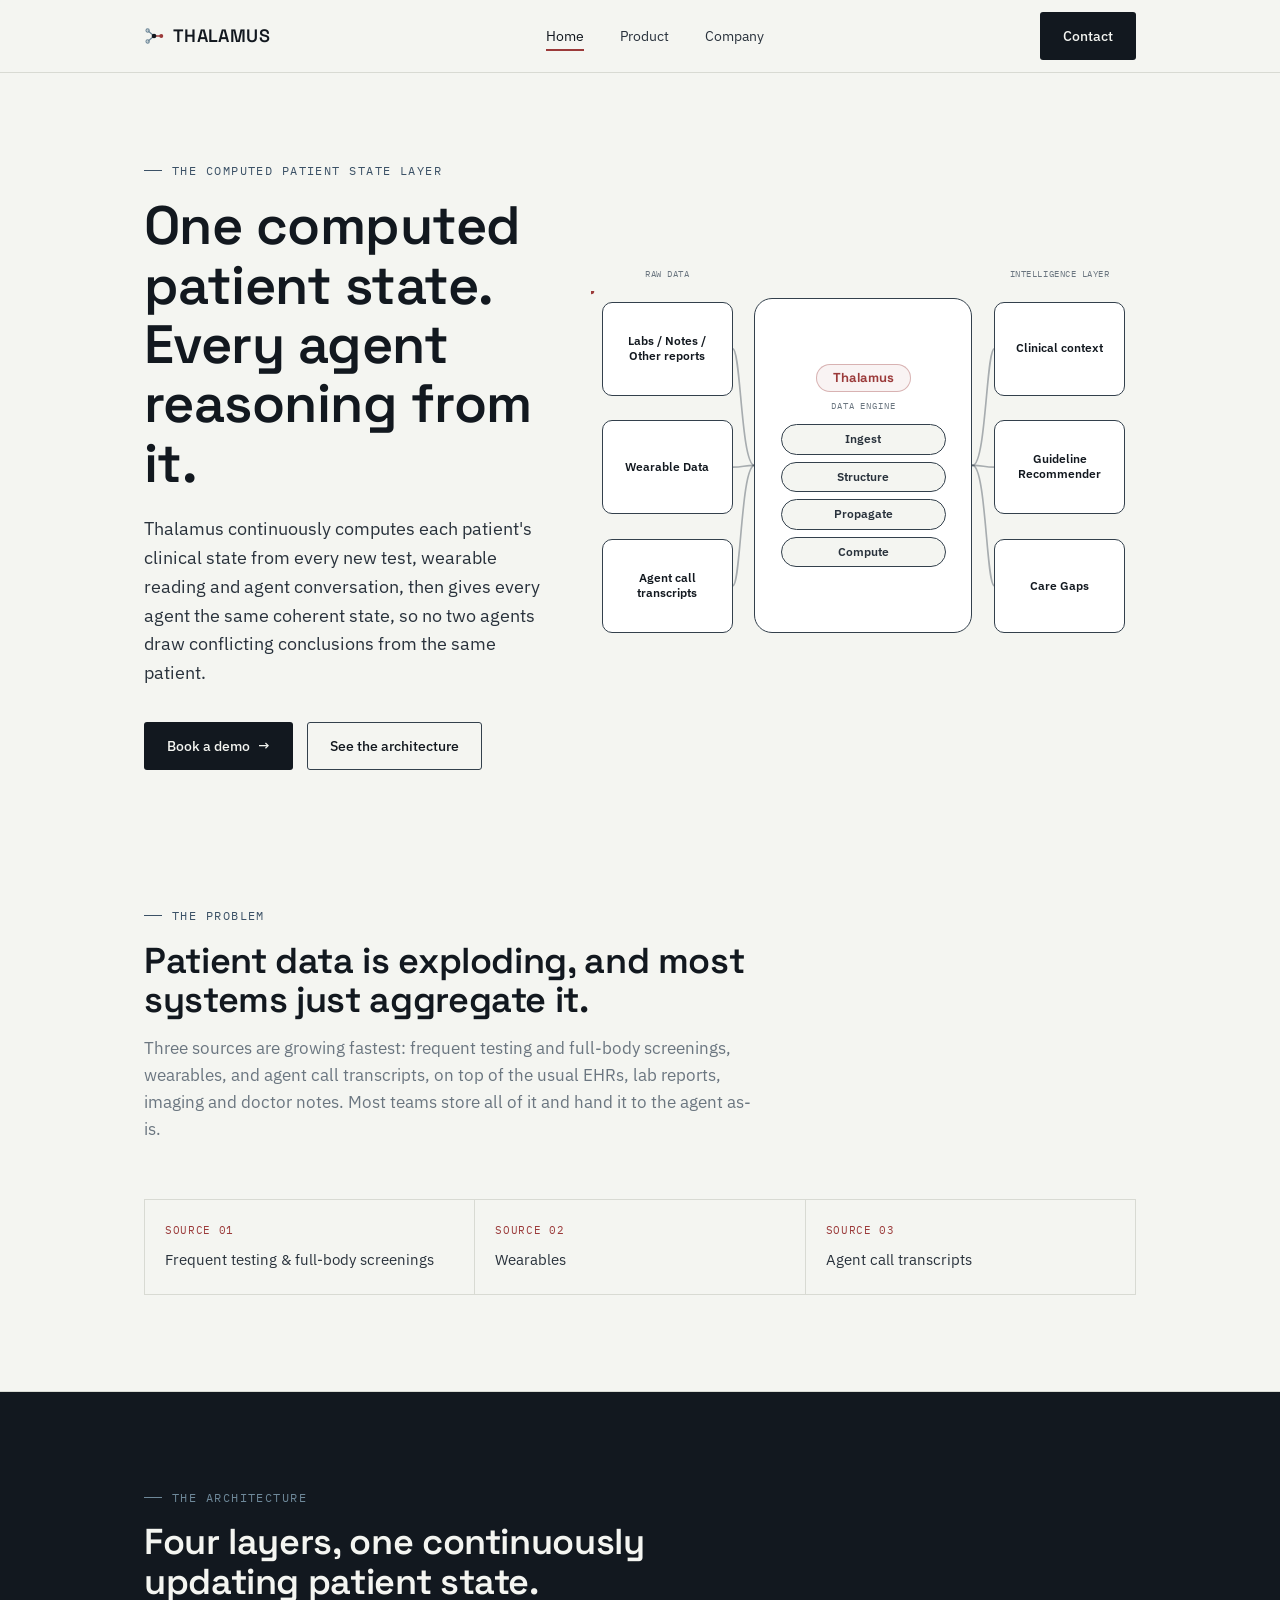
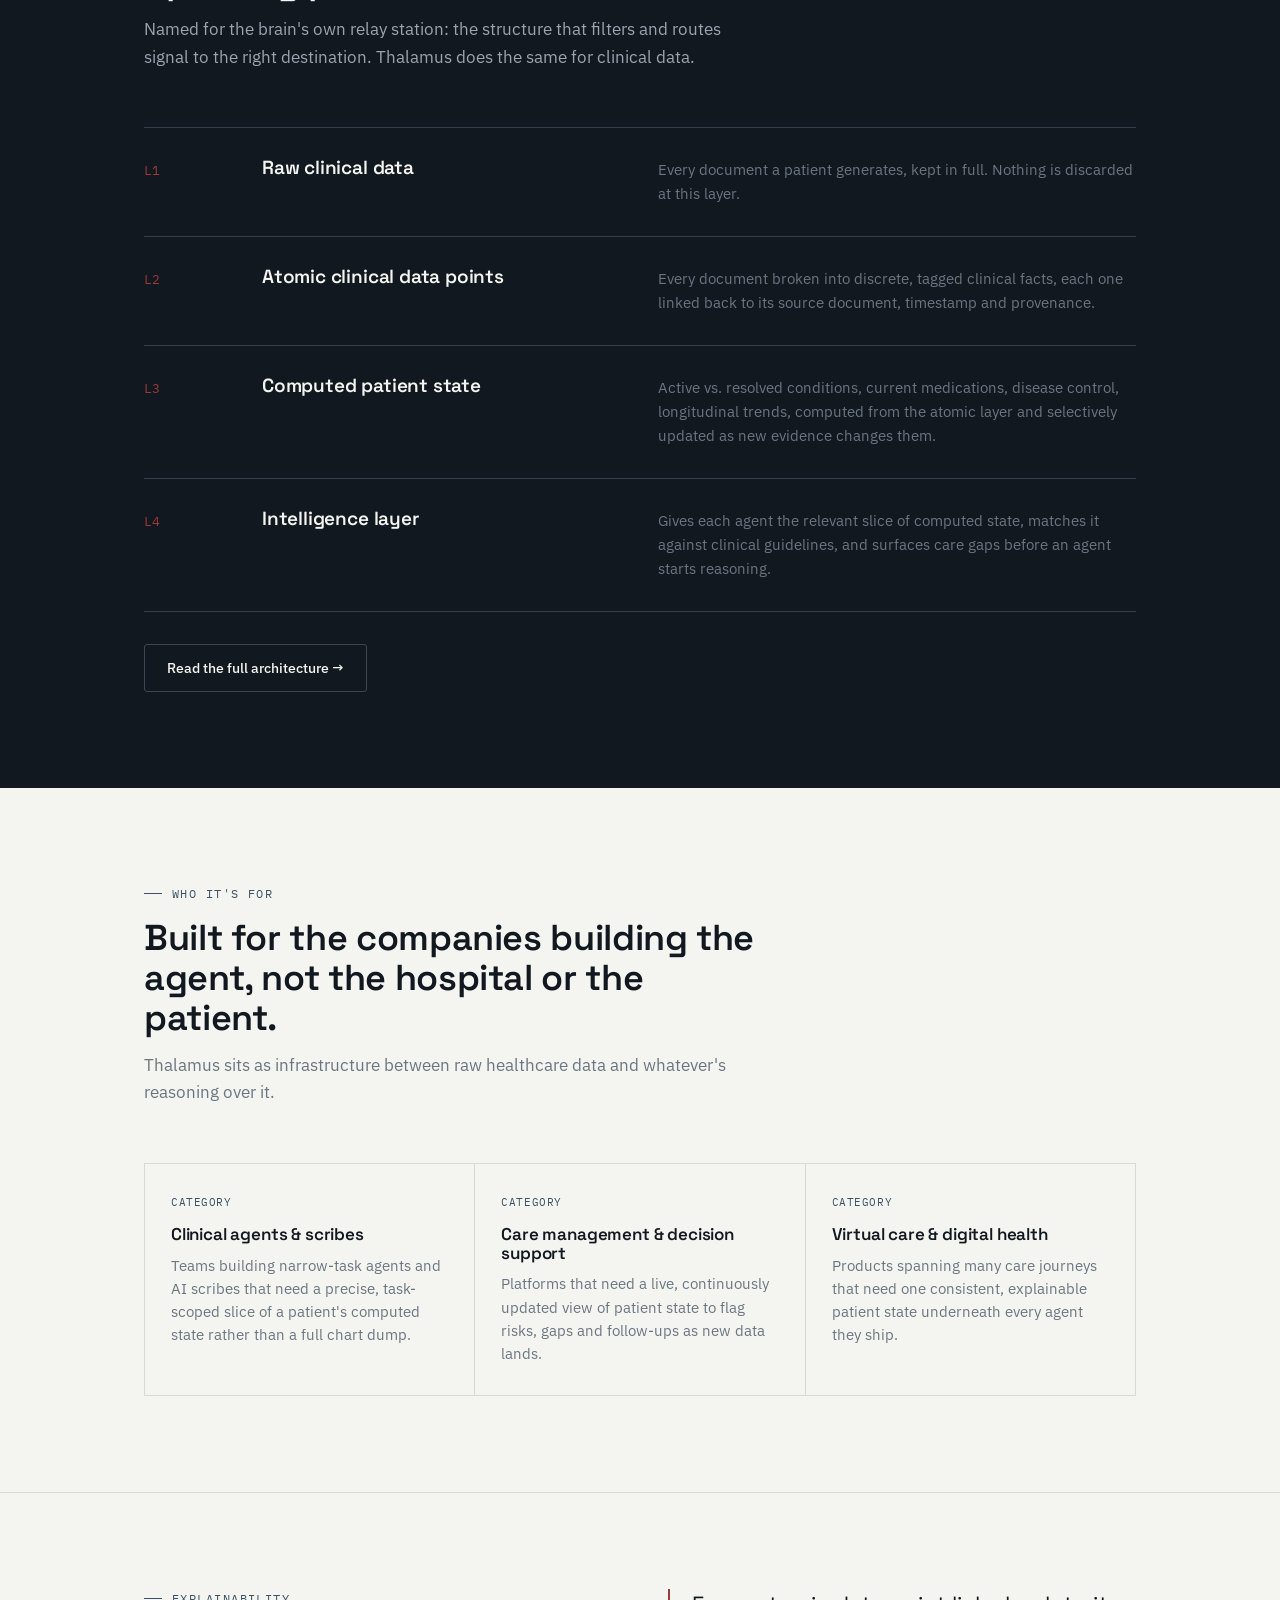
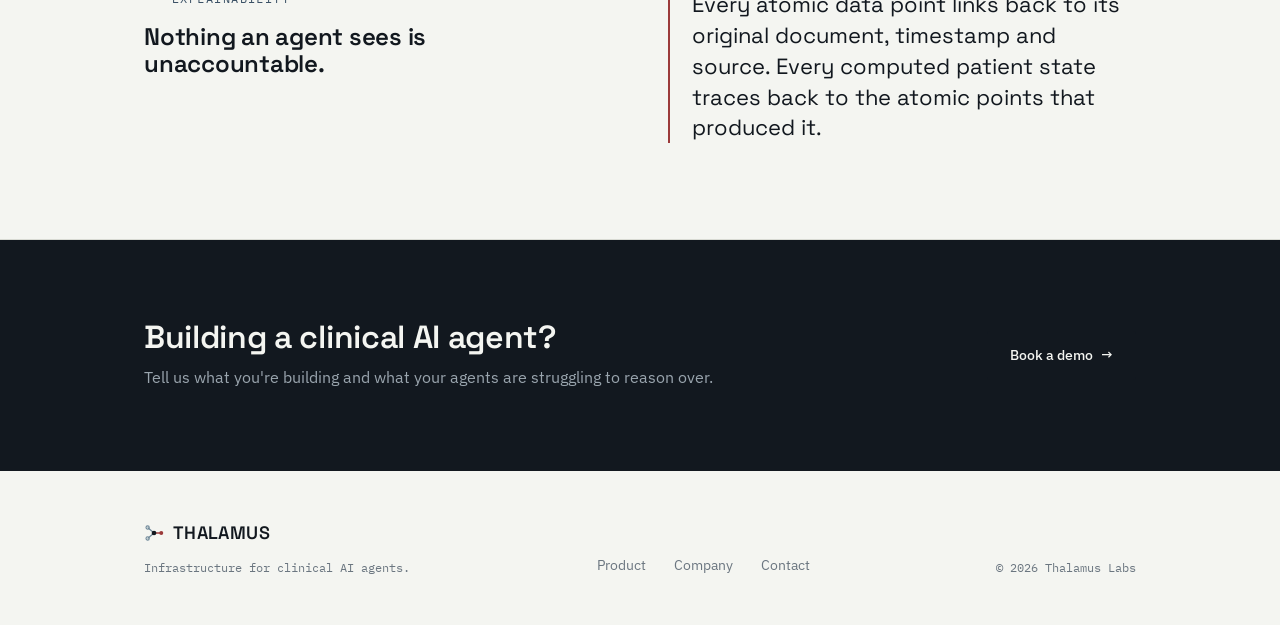
<file: index.html>
<!doctype html>
<html lang="en">
<head>
<meta charset="UTF-8">
<meta name="viewport" content="width=device-width, initial-scale=1">
<title>Thalamus | The computed patient state layer for clinical AI</title>
<meta name="description" content="Thalamus continuously computes each patient's clinical state from every new test, wearable reading and agent conversation, so every agent reasons from the same coherent state.">
<link rel="preconnect" href="https://fonts.googleapis.com">
<link href="https://fonts.googleapis.com/css2?family=Space+Grotesk:wght@500;600;700&family=IBM+Plex+Sans:wght@400;500;600&family=IBM+Plex+Mono:wght@400;500&display=swap" rel="stylesheet">
<link rel="stylesheet" href="styles.css">
</head>
<body>

<nav class="site-nav">
  <div class="wrap">
    <a href="index.html" class="logo">
      <svg class="mark" viewBox="0 0 22 22"><line class="spoke-muted" x1="11" y1="11" x2="4" y2="5"/><line class="spoke-muted" x1="11" y1="11" x2="4" y2="17"/><line class="spoke-emph" x1="11" y1="11" x2="19" y2="11"/><circle class="node-muted" cx="4" cy="5" r="1.8"/><circle class="node-muted" cx="4" cy="17" r="1.8"/><circle class="node-emph" cx="19" cy="11" r="2.2"/><circle class="hub" cx="11" cy="11" r="2.6"/></svg>
      THALAMUS
    </a>
    <ul class="nav-links">
      <li><a href="index.html" aria-current="page">Home</a></li>
      <li><a href="product.html">Product</a></li>
      <li><a href="company.html">Company</a></li>
    </ul>
    <div class="nav-cta">
      <a href="contact.html" class="btn btn-primary">Contact</a>
      <button class="nav-toggle" aria-label="Toggle menu" aria-expanded="false"><span></span><span></span><span></span></button>
    </div>
  </div>
</nav>

<header class="hero">
  <div class="wrap hero-grid">
    <div>
      <div class="eyebrow">The computed patient state layer</div>
      <h1>One computed patient state. Every agent reasoning from it.</h1>
      <p class="lede">Thalamus continuously computes each patient's clinical state from every new test, wearable reading and agent conversation, then gives every agent the same coherent state, so no two agents draw conflicting conclusions from the same patient.</p>
      <div class="hero-actions">
        <a href="contact.html" class="btn btn-primary">Book a demo <span class="btn-arrow">→</span></a>
        <a href="product.html" class="btn btn-ghost">See the architecture</a>
      </div>
    </div>

    <div class="engine2-scroll">
    <div class="engine2">
      <div class="eng2-caption" style="left:2%;width:24%;top:-7%;text-align:center;">Raw data</div>
      <div class="eng2-caption" style="left:74%;width:24%;top:-7%;text-align:center;">Intelligence layer</div>

      <svg viewBox="0 0 1000 640" style="position:absolute;inset:0;width:100%;height:100%">
        <path class="eng2-line" d="M260,105.6 C275,105.6 275,320 300,320 L700,320 C725,320 725,105.6 740,105.6"></path>
        <path class="eng2-line" d="M260,323.2 C280,323.2 280,320 300,320 L700,320 C720,320 720,323.2 740,323.2"></path>
        <path class="eng2-line" d="M260,540.8 C275,540.8 275,320 300,320 L700,320 C725,320 725,540.8 740,540.8"></path>

        <circle class="eng2-flow" r="6">
          <animateMotion dur="4s" repeatCount="indefinite" begin="0s" path="M260,105.6 C275,105.6 275,320 300,320 L700,320 C725,320 725,105.6 740,105.6"></animateMotion>
        </circle>
        <circle class="eng2-flow" r="6">
          <animateMotion dur="4s" repeatCount="indefinite" begin="1.3s" path="M260,323.2 C280,323.2 280,320 300,320 L700,320 C720,320 720,323.2 740,323.2"></animateMotion>
        </circle>
        <circle class="eng2-flow" r="6">
          <animateMotion dur="4s" repeatCount="indefinite" begin="2.6s" path="M260,540.8 C275,540.8 275,320 300,320 L700,320 C725,320 725,540.8 740,540.8"></animateMotion>
        </circle>
      </svg>

      <div class="eng2-card" style="left:2%;top:3%;width:24%;height:27%;">
        <span class="eng2-card-label">Labs / Notes / Other reports</span>
      </div>
      <div class="eng2-card" style="left:2%;top:37%;width:24%;height:27%;">
        <span class="eng2-card-label">Wearable Data</span>
      </div>
      <div class="eng2-card" style="left:2%;top:71%;width:24%;height:27%;">
        <span class="eng2-card-label">Agent call transcripts</span>
      </div>

      <div class="eng2-core" style="left:30%;top:2%;width:40%;height:96%;">
        <span class="eng2-badge">Thalamus</span>
        <span class="eng2-sub">Data engine</span>
        <span class="eng2-pill">Ingest</span>
        <span class="eng2-pill">Structure</span>
        <span class="eng2-pill">Propagate</span>
        <span class="eng2-pill">Compute</span>
      </div>

      <div class="eng2-card" style="left:74%;top:3%;width:24%;height:27%;">
        <span class="eng2-card-label">Clinical context</span>
      </div>
      <div class="eng2-card" style="left:74%;top:37%;width:24%;height:27%;">
        <span class="eng2-card-label">Guideline Recommender</span>
      </div>
      <div class="eng2-card" style="left:74%;top:71%;width:24%;height:27%;">
        <span class="eng2-card-label">Care Gaps</span>
      </div>
    </div>
    </div>
  </div>
</header>

<section id="problem">
  <div class="wrap">
    <div class="section-head">
      <div class="eyebrow">The problem</div>
      <h2>Patient data is exploding, and most systems just aggregate it.</h2>
      <p>Three sources are growing fastest: frequent testing and full-body screenings, wearables, and agent call transcripts, on top of the usual EHRs, lab reports, imaging and doctor notes. Most teams store all of it and hand it to the agent as-is.</p>
    </div>
    <div class="chip-row" style="grid-template-columns: repeat(3, 1fr);">
      <div class="chip"><div class="k">SOURCE 01</div><div class="v">Frequent testing &amp; full-body screenings</div></div>
      <div class="chip"><div class="k">SOURCE 02</div><div class="v">Wearables</div></div>
      <div class="chip"><div class="k">SOURCE 03</div><div class="v">Agent call transcripts</div></div>
    </div>
  </div>
</section>

<section id="architecture" class="dark">
  <div class="wrap">
    <div class="section-head">
      <div class="eyebrow">The architecture</div>
      <h2>Four layers, one continuously updating patient state.</h2>
      <p>Named for the brain's own relay station: the structure that filters and routes signal to the right destination. Thalamus does the same for clinical data.</p>
    </div>
    <div class="layer-list" style="border-top-color: var(--line-dark);">
      <div class="layer" style="border-bottom-color: var(--line-dark);">
        <span class="tag">L1</span>
        <h3>Raw clinical data</h3>
        <p class="desc">Every document a patient generates, kept in full. Nothing is discarded at this layer.</p>
      </div>
      <div class="layer" style="border-bottom-color: var(--line-dark);">
        <span class="tag">L2</span>
        <h3>Atomic clinical data points</h3>
        <p class="desc">Every document broken into discrete, tagged clinical facts, each one linked back to its source document, timestamp and provenance.</p>
      </div>
      <div class="layer" style="border-bottom-color: var(--line-dark);">
        <span class="tag">L3</span>
        <h3>Computed patient state</h3>
        <p class="desc">Active vs. resolved conditions, current medications, disease control, longitudinal trends, computed from the atomic layer and selectively updated as new evidence changes them.</p>
      </div>
      <div class="layer" style="border-bottom-color: var(--line-dark);">
        <span class="tag">L4</span>
        <h3>Intelligence layer</h3>
        <p class="desc">Gives each agent the relevant slice of computed state, matches it against clinical guidelines, and surfaces care gaps before an agent starts reasoning.</p>
      </div>
    </div>
    <div style="margin-top: 32px;">
      <a href="product.html" class="btn btn-ghost" style="border-color:#3B4854; color: var(--paper);">Read the full architecture →</a>
    </div>
  </div>
</section>

<section id="who">
  <div class="wrap">
    <div class="section-head">
      <div class="eyebrow">Who it's for</div>
      <h2>Built for the companies building the agent, not the hospital or the patient.</h2>
      <p>Thalamus sits as infrastructure between raw healthcare data and whatever's reasoning over it.</p>
    </div>
    <div class="card-grid">
      <div class="card">
        <span class="tag">CATEGORY</span>
        <h3>Clinical agents & scribes</h3>
        <p>Teams building narrow-task agents and AI scribes that need a precise, task-scoped slice of a patient's computed state rather than a full chart dump.</p>
      </div>
      <div class="card">
        <span class="tag">CATEGORY</span>
        <h3>Care management & decision support</h3>
        <p>Platforms that need a live, continuously updated view of patient state to flag risks, gaps and follow-ups as new data lands.</p>
      </div>
      <div class="card">
        <span class="tag">CATEGORY</span>
        <h3>Virtual care & digital health</h3>
        <p>Products spanning many care journeys that need one consistent, explainable patient state underneath every agent they ship.</p>
      </div>
    </div>
  </div>
</section>

<section id="explainability">
  <div class="wrap two-col">
    <div>
      <div class="eyebrow">Explainability</div>
      <h2>Nothing an agent sees is unaccountable.</h2>
    </div>
    <div>
      <p class="quote-block">Every atomic data point links back to its original document, timestamp and source. Every computed patient state traces back to the atomic points that produced it.</p>
    </div>
  </div>
</section>

<section class="cta-band">
  <div class="wrap">
    <div>
      <h2>Building a clinical AI agent?</h2>
      <p>Tell us what you're building and what your agents are struggling to reason over.</p>
    </div>
    <a href="contact.html" class="btn btn-primary">Book a demo <span class="btn-arrow">→</span></a>
  </div>
</section>

<footer>
  <div class="wrap footer-grid">
    <div>
      <a href="index.html" class="logo">
        <svg class="mark" viewBox="0 0 22 22"><line class="spoke-muted" x1="11" y1="11" x2="4" y2="5"/><line class="spoke-muted" x1="11" y1="11" x2="4" y2="17"/><line class="spoke-emph" x1="11" y1="11" x2="19" y2="11"/><circle class="node-muted" cx="4" cy="5" r="1.8"/><circle class="node-muted" cx="4" cy="17" r="1.8"/><circle class="node-emph" cx="19" cy="11" r="2.2"/><circle class="hub" cx="11" cy="11" r="2.6"/></svg>
        THALAMUS
      </a>
      <p class="footer-meta" style="margin-top:10px;">Infrastructure for clinical AI agents.</p>
    </div>
    <ul class="footer-links">
      <li><a href="product.html">Product</a></li>
      <li><a href="company.html">Company</a></li>
      <li><a href="contact.html">Contact</a></li>
    </ul>
    <div class="footer-meta">© 2026 Thalamus Labs</div>
  </div>
</footer>

<script src="script.js"></script>
</body>
</html>
</file>
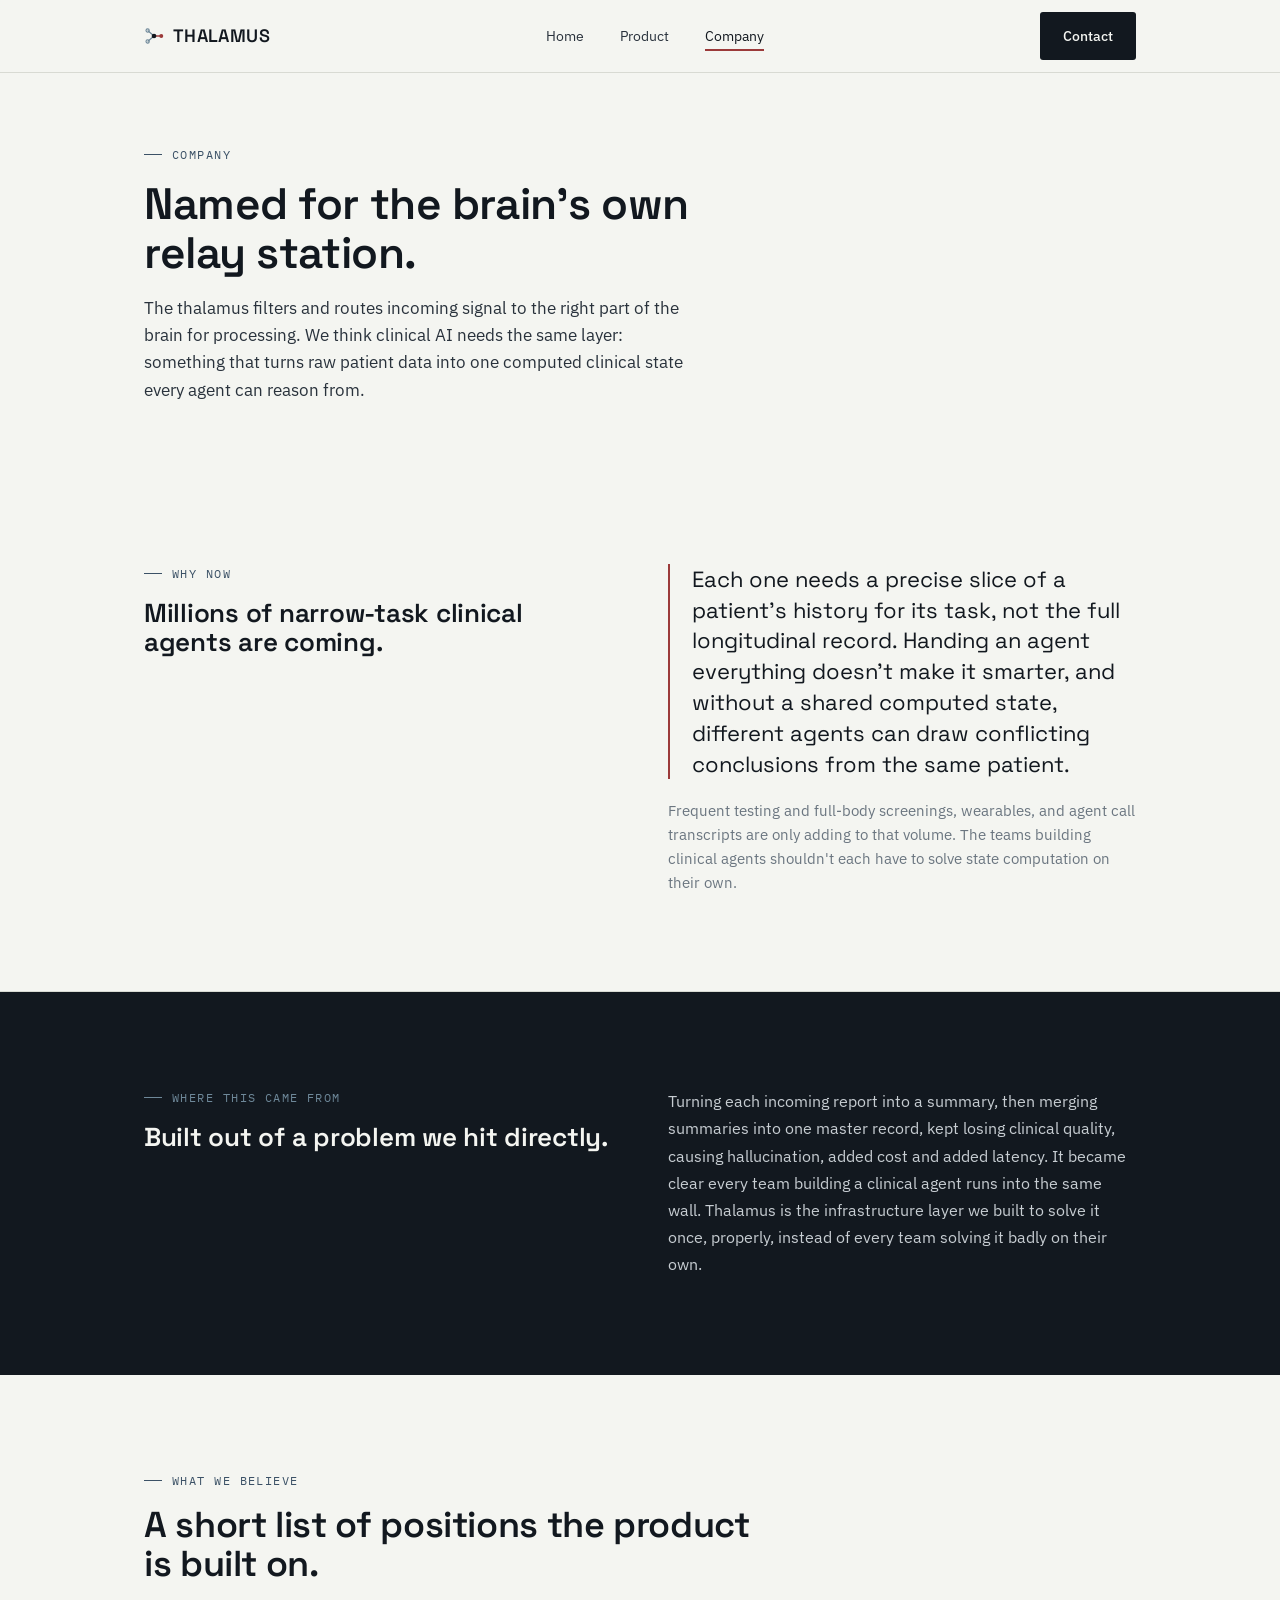
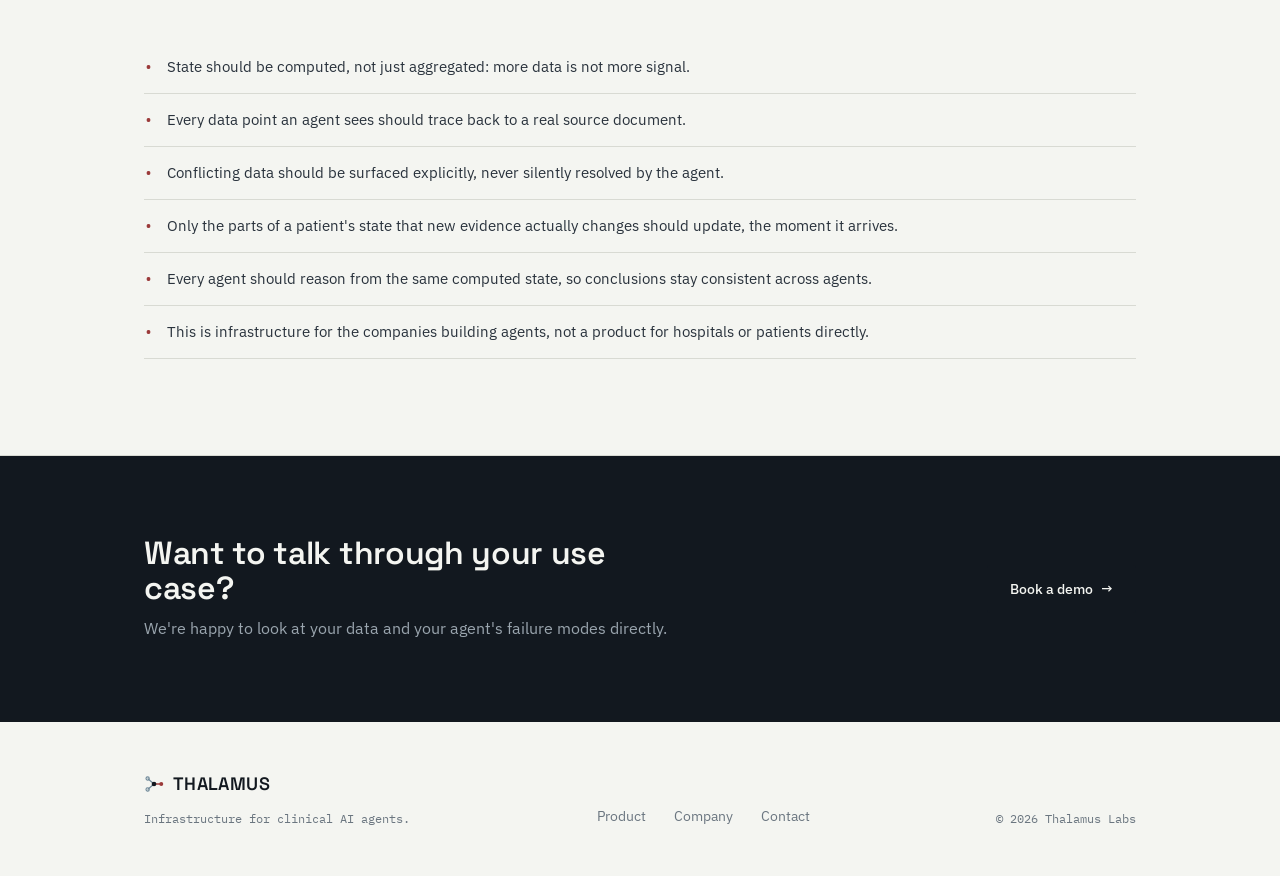
<file: company.html>
<!doctype html>
<html lang="en">
<head>
<meta charset="UTF-8">
<meta name="viewport" content="width=device-width, initial-scale=1">
<title>Company | Thalamus</title>
<meta name="description" content="Why Thalamus exists, where the name comes from, and what we believe about the future of clinical AI agents.">
<link rel="preconnect" href="https://fonts.googleapis.com">
<link href="https://fonts.googleapis.com/css2?family=Space+Grotesk:wght@500;600;700&family=IBM+Plex+Sans:wght@400;500;600&family=IBM+Plex+Mono:wght@400;500&display=swap" rel="stylesheet">
<link rel="stylesheet" href="styles.css">
</head>
<body>

<nav class="site-nav">
  <div class="wrap">
    <a href="index.html" class="logo">
      <svg class="mark" viewBox="0 0 22 22"><line class="spoke-muted" x1="11" y1="11" x2="4" y2="5"/><line class="spoke-muted" x1="11" y1="11" x2="4" y2="17"/><line class="spoke-emph" x1="11" y1="11" x2="19" y2="11"/><circle class="node-muted" cx="4" cy="5" r="1.8"/><circle class="node-muted" cx="4" cy="17" r="1.8"/><circle class="node-emph" cx="19" cy="11" r="2.2"/><circle class="hub" cx="11" cy="11" r="2.6"/></svg>
      THALAMUS
    </a>
    <ul class="nav-links">
      <li><a href="index.html">Home</a></li>
      <li><a href="product.html">Product</a></li>
      <li><a href="company.html" aria-current="page">Company</a></li>
    </ul>
    <div class="nav-cta">
      <a href="contact.html" class="btn btn-primary">Contact</a>
      <button class="nav-toggle" aria-label="Toggle menu" aria-expanded="false"><span></span><span></span><span></span></button>
    </div>
  </div>
</nav>

<header class="page-hero">
  <div class="wrap">
    <div class="eyebrow">Company</div>
    <h1>Named for the brain's own relay station.</h1>
    <p class="lede">The thalamus filters and routes incoming signal to the right part of the brain for processing. We think clinical AI needs the same layer: something that turns raw patient data into one computed clinical state every agent can reason from.</p>
  </div>
</header>

<section id="why">
  <div class="wrap two-col">
    <div>
      <div class="eyebrow">Why now</div>
      <h2 style="font-size:26px;">Millions of narrow-task clinical agents are coming.</h2>
    </div>
    <div>
      <p class="quote-block">Each one needs a precise slice of a patient's history for its task, not the full longitudinal record. Handing an agent everything doesn't make it smarter, and without a shared computed state, different agents can draw conflicting conclusions from the same patient.</p>
      <p style="margin-top:20px; color: var(--mist); font-size:15px;">Frequent testing and full-body screenings, wearables, and agent call transcripts are only adding to that volume. The teams building clinical agents shouldn't each have to solve state computation on their own.</p>
    </div>
  </div>
</section>

<section id="origin" class="dark">
  <div class="wrap two-col">
    <div>
      <div class="eyebrow">Where this came from</div>
      <h2 style="font-size:26px;">Built out of a problem we hit directly.</h2>
    </div>
    <div>
      <p style="color:#C7CDD2; font-size:16px; line-height:1.7;">Turning each incoming report into a summary, then merging summaries into one master record, kept losing clinical quality, causing hallucination, added cost and added latency. It became clear every team building a clinical agent runs into the same wall. Thalamus is the infrastructure layer we built to solve it once, properly, instead of every team solving it badly on their own.</p>
    </div>
  </div>
</section>

<section id="believe">
  <div class="wrap">
    <div class="section-head">
      <div class="eyebrow">What we believe</div>
      <h2>A short list of positions the product is built on.</h2>
    </div>
    <ul class="list-plain">
      <li>State should be computed, not just aggregated: more data is not more signal.</li>
      <li>Every data point an agent sees should trace back to a real source document.</li>
      <li>Conflicting data should be surfaced explicitly, never silently resolved by the agent.</li>
      <li>Only the parts of a patient's state that new evidence actually changes should update, the moment it arrives.</li>
      <li>Every agent should reason from the same computed state, so conclusions stay consistent across agents.</li>
      <li>This is infrastructure for the companies building agents, not a product for hospitals or patients directly.</li>
    </ul>
  </div>
</section>

<section class="cta-band">
  <div class="wrap">
    <div>
      <h2>Want to talk through your use case?</h2>
      <p>We're happy to look at your data and your agent's failure modes directly.</p>
    </div>
    <a href="contact.html" class="btn btn-primary">Book a demo <span class="btn-arrow">→</span></a>
  </div>
</section>

<footer>
  <div class="wrap footer-grid">
    <div>
      <a href="index.html" class="logo">
        <svg class="mark" viewBox="0 0 22 22"><line class="spoke-muted" x1="11" y1="11" x2="4" y2="5"/><line class="spoke-muted" x1="11" y1="11" x2="4" y2="17"/><line class="spoke-emph" x1="11" y1="11" x2="19" y2="11"/><circle class="node-muted" cx="4" cy="5" r="1.8"/><circle class="node-muted" cx="4" cy="17" r="1.8"/><circle class="node-emph" cx="19" cy="11" r="2.2"/><circle class="hub" cx="11" cy="11" r="2.6"/></svg>
        THALAMUS
      </a>
      <p class="footer-meta" style="margin-top:10px;">Infrastructure for clinical AI agents.</p>
    </div>
    <ul class="footer-links">
      <li><a href="product.html">Product</a></li>
      <li><a href="company.html">Company</a></li>
      <li><a href="contact.html">Contact</a></li>
    </ul>
    <div class="footer-meta">© 2026 Thalamus Labs</div>
  </div>
</footer>

<script src="script.js"></script>
</body>
</html>
</file>
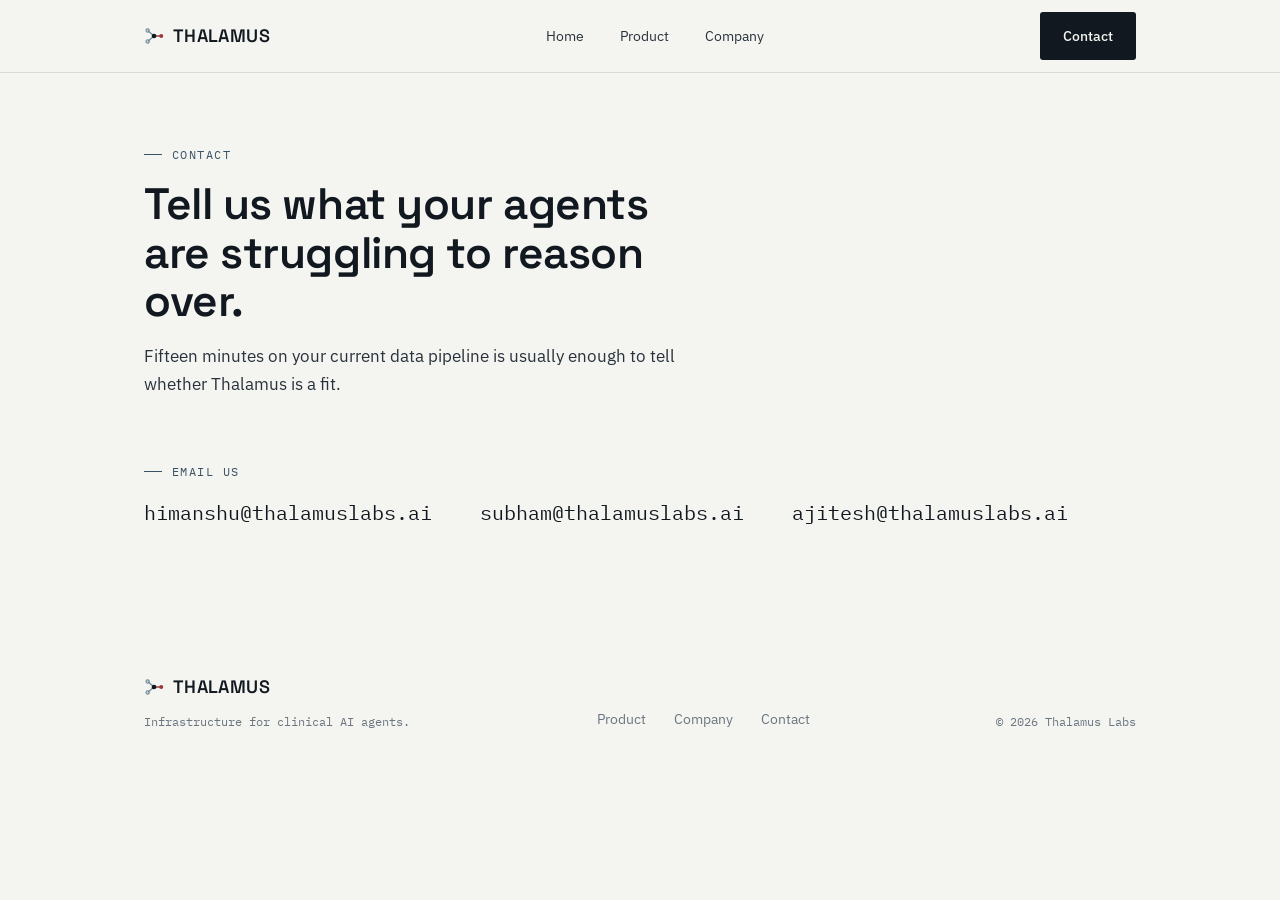
<file: contact.html>
<!doctype html>
<html lang="en">
<head>
<meta charset="UTF-8">
<meta name="viewport" content="width=device-width, initial-scale=1">
<title>Contact | Thalamus</title>
<meta name="description" content="Book a demo with Thalamus or get in touch directly.">
<link rel="preconnect" href="https://fonts.googleapis.com">
<link href="https://fonts.googleapis.com/css2?family=Space+Grotesk:wght@500;600;700&family=IBM+Plex+Sans:wght@400;500;600&family=IBM+Plex+Mono:wght@400;500&display=swap" rel="stylesheet">
<link rel="stylesheet" href="styles.css">
</head>
<body>

<nav class="site-nav">
  <div class="wrap">
    <a href="index.html" class="logo">
      <svg class="mark" viewBox="0 0 22 22"><line class="spoke-muted" x1="11" y1="11" x2="4" y2="5"/><line class="spoke-muted" x1="11" y1="11" x2="4" y2="17"/><line class="spoke-emph" x1="11" y1="11" x2="19" y2="11"/><circle class="node-muted" cx="4" cy="5" r="1.8"/><circle class="node-muted" cx="4" cy="17" r="1.8"/><circle class="node-emph" cx="19" cy="11" r="2.2"/><circle class="hub" cx="11" cy="11" r="2.6"/></svg>
      THALAMUS
    </a>
    <ul class="nav-links">
      <li><a href="index.html">Home</a></li>
      <li><a href="product.html">Product</a></li>
      <li><a href="company.html">Company</a></li>
    </ul>
    <div class="nav-cta">
      <a href="contact.html" aria-current="page" class="btn btn-primary">Contact</a>
      <button class="nav-toggle" aria-label="Toggle menu" aria-expanded="false"><span></span><span></span><span></span></button>
    </div>
  </div>
</nav>

<header class="page-hero">
  <div class="wrap">
    <div class="eyebrow">Contact</div>
    <h1>Tell us what your agents are struggling to reason over.</h1>
    <p class="lede">Fifteen minutes on your current data pipeline is usually enough to tell whether Thalamus is a fit.</p>
  </div>
</header>

<section id="form" style="padding-top: 0;">
  <div class="wrap">
    <div class="eyebrow">Email us</div>
    <div style="display:flex; gap:48px; flex-wrap:wrap; align-items:baseline;">
      <a href="mailto:himanshu@thalamuslabs.ai" style="font-size:20px; text-decoration:none; color:var(--ink); font-family:var(--font-mono);">himanshu@thalamuslabs.ai</a>
      <a href="mailto:subham@thalamuslabs.ai" style="font-size:20px; text-decoration:none; color:var(--ink); font-family:var(--font-mono);">subham@thalamuslabs.ai</a>
      <a href="mailto:ajitesh@thalamuslabs.ai" style="font-size:20px; text-decoration:none; color:var(--ink); font-family:var(--font-mono);">ajitesh@thalamuslabs.ai</a>
    </div>
  </div>
</section>

<footer>
  <div class="wrap footer-grid">
    <div>
      <a href="index.html" class="logo">
        <svg class="mark" viewBox="0 0 22 22"><line class="spoke-muted" x1="11" y1="11" x2="4" y2="5"/><line class="spoke-muted" x1="11" y1="11" x2="4" y2="17"/><line class="spoke-emph" x1="11" y1="11" x2="19" y2="11"/><circle class="node-muted" cx="4" cy="5" r="1.8"/><circle class="node-muted" cx="4" cy="17" r="1.8"/><circle class="node-emph" cx="19" cy="11" r="2.2"/><circle class="hub" cx="11" cy="11" r="2.6"/></svg>
        THALAMUS
      </a>
      <p class="footer-meta" style="margin-top:10px;">Infrastructure for clinical AI agents.</p>
    </div>
    <ul class="footer-links">
      <li><a href="product.html">Product</a></li>
      <li><a href="company.html">Company</a></li>
      <li><a href="contact.html">Contact</a></li>
    </ul>
    <div class="footer-meta">© 2026 Thalamus Labs</div>
  </div>
</footer>

<script src="script.js"></script>
</body>
</html>
</file>
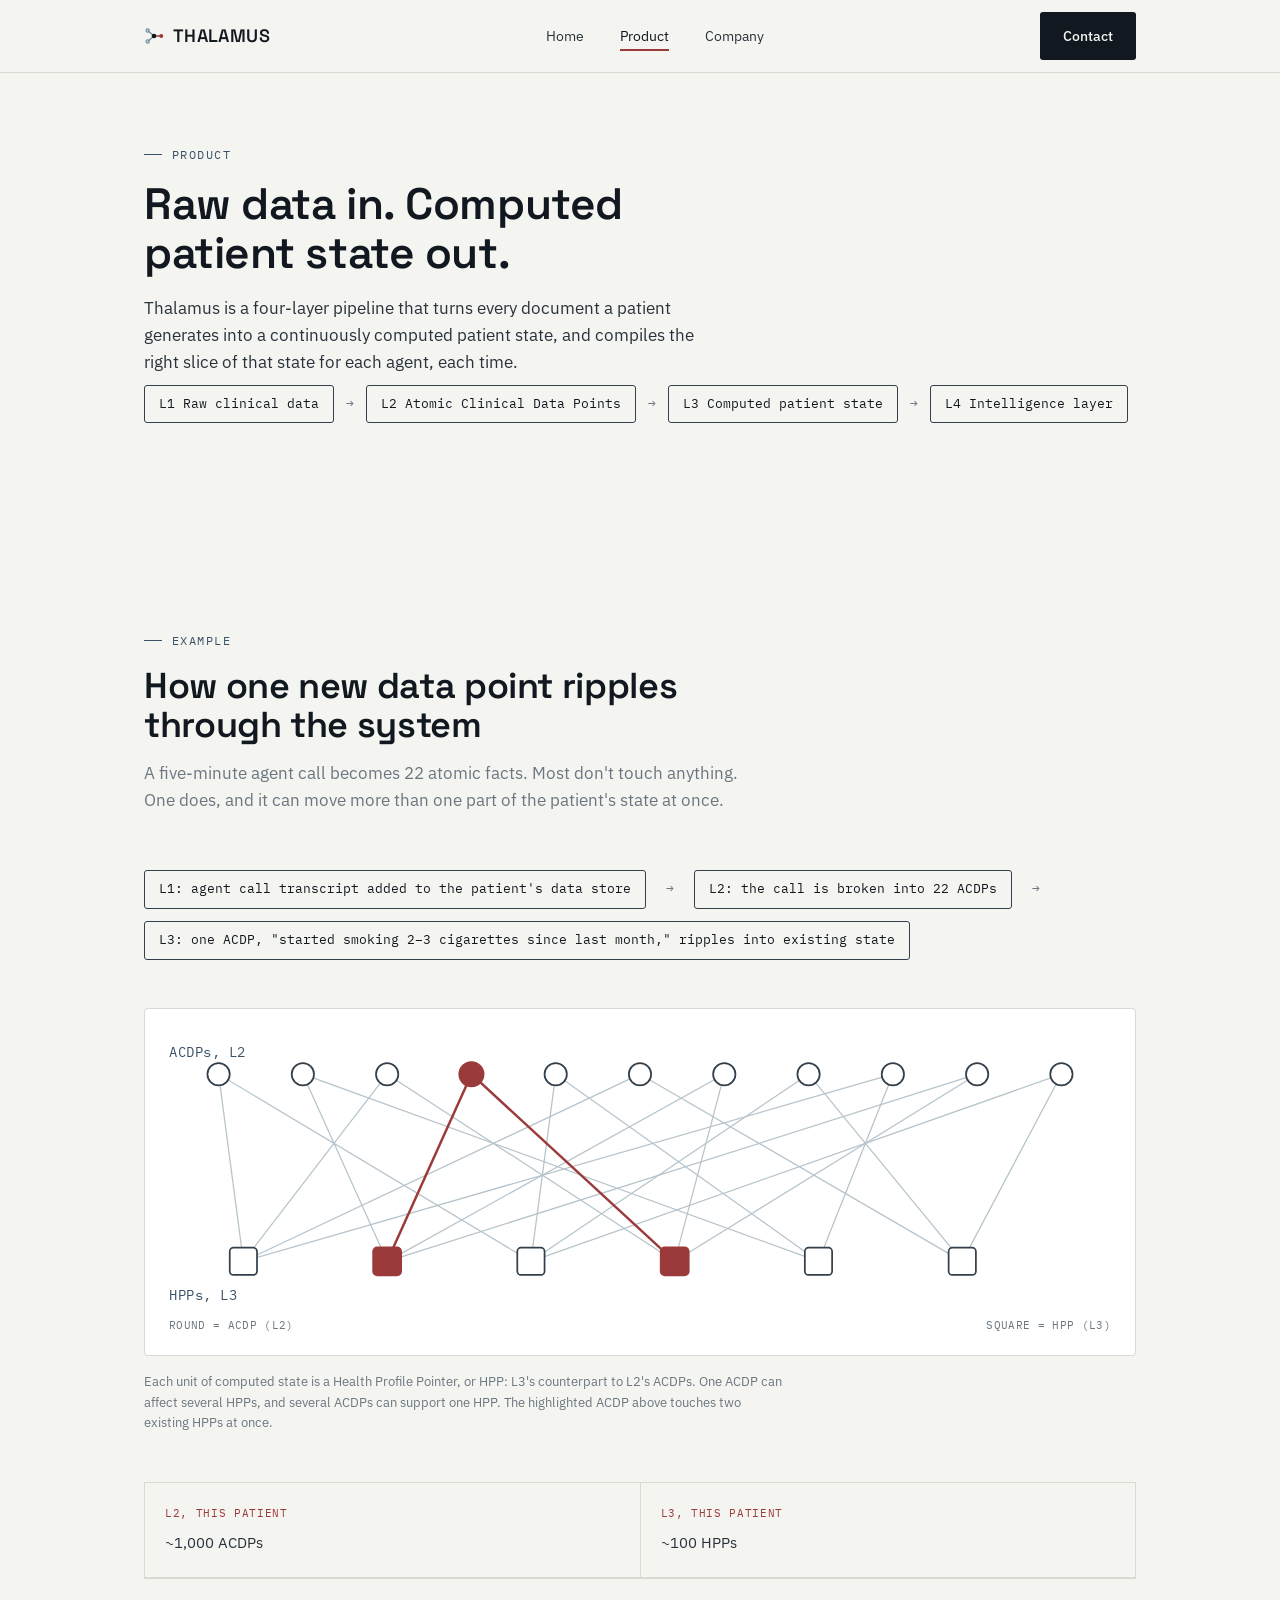
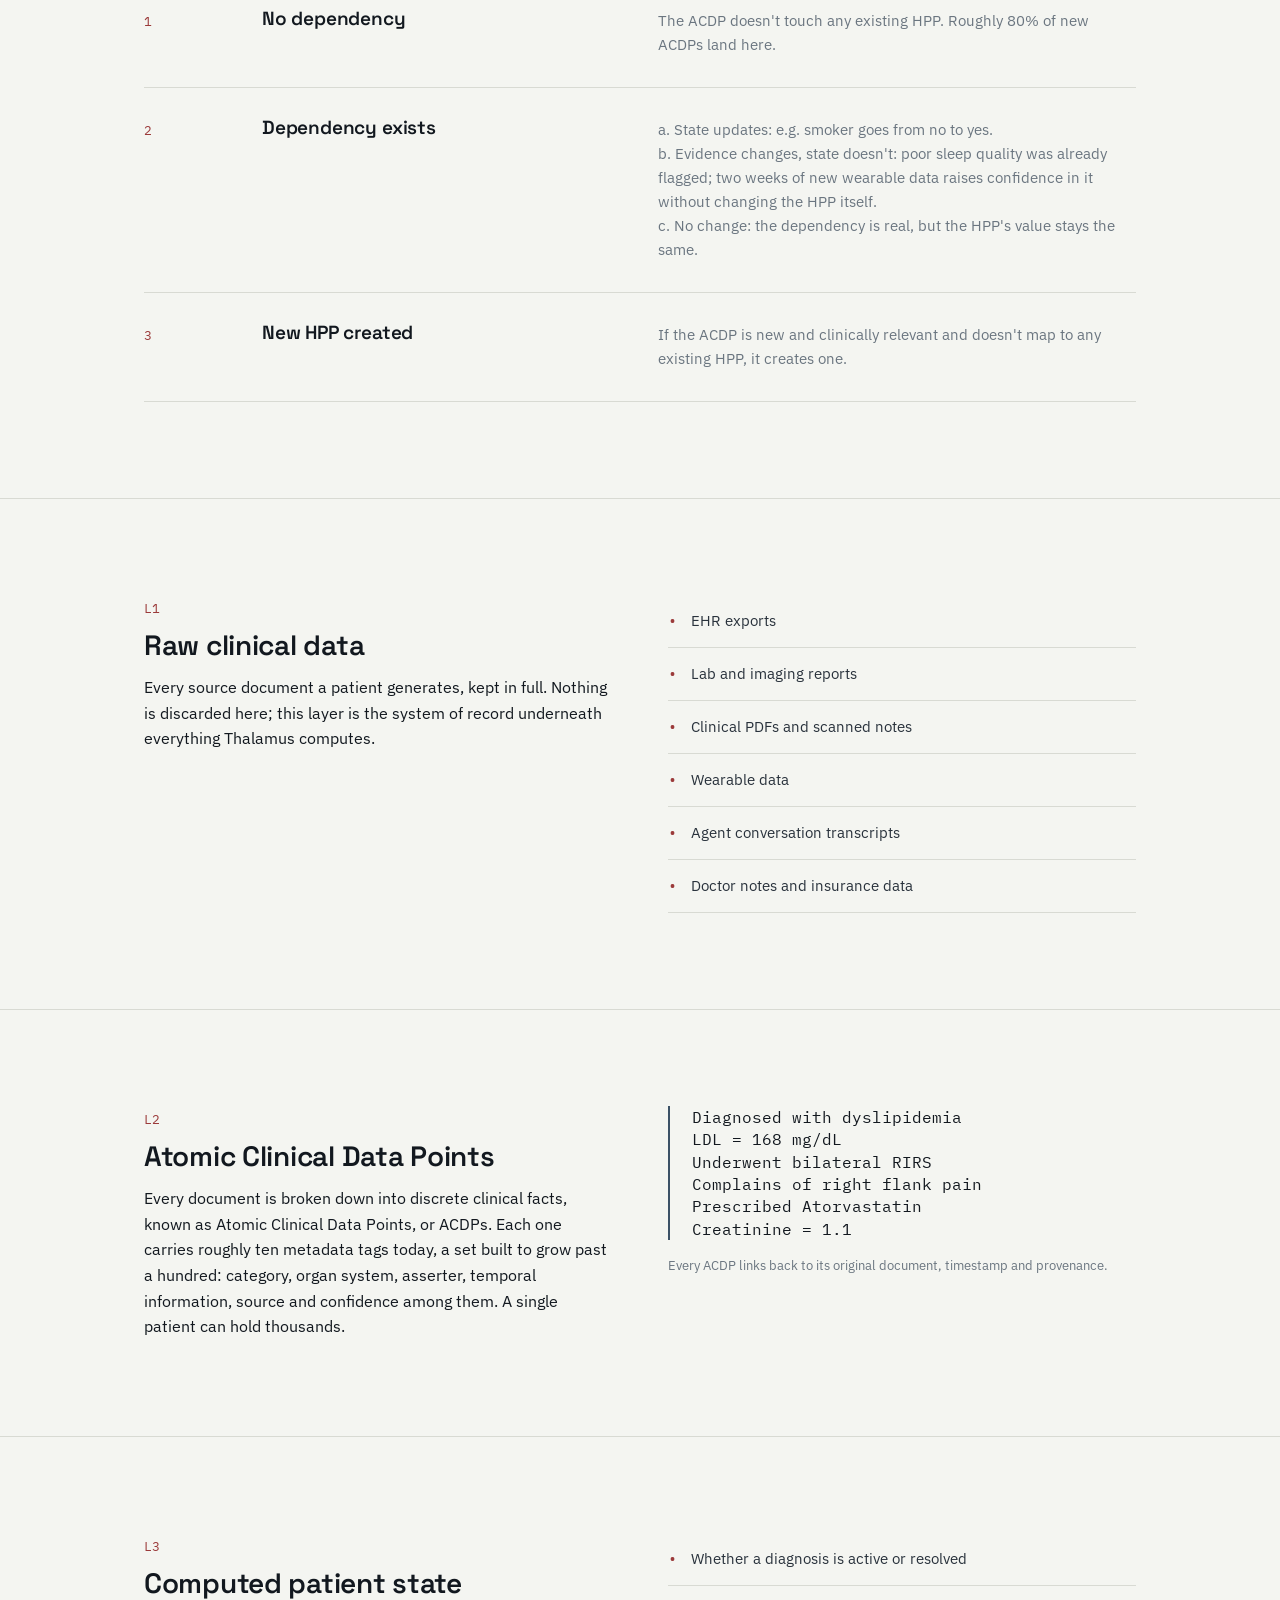
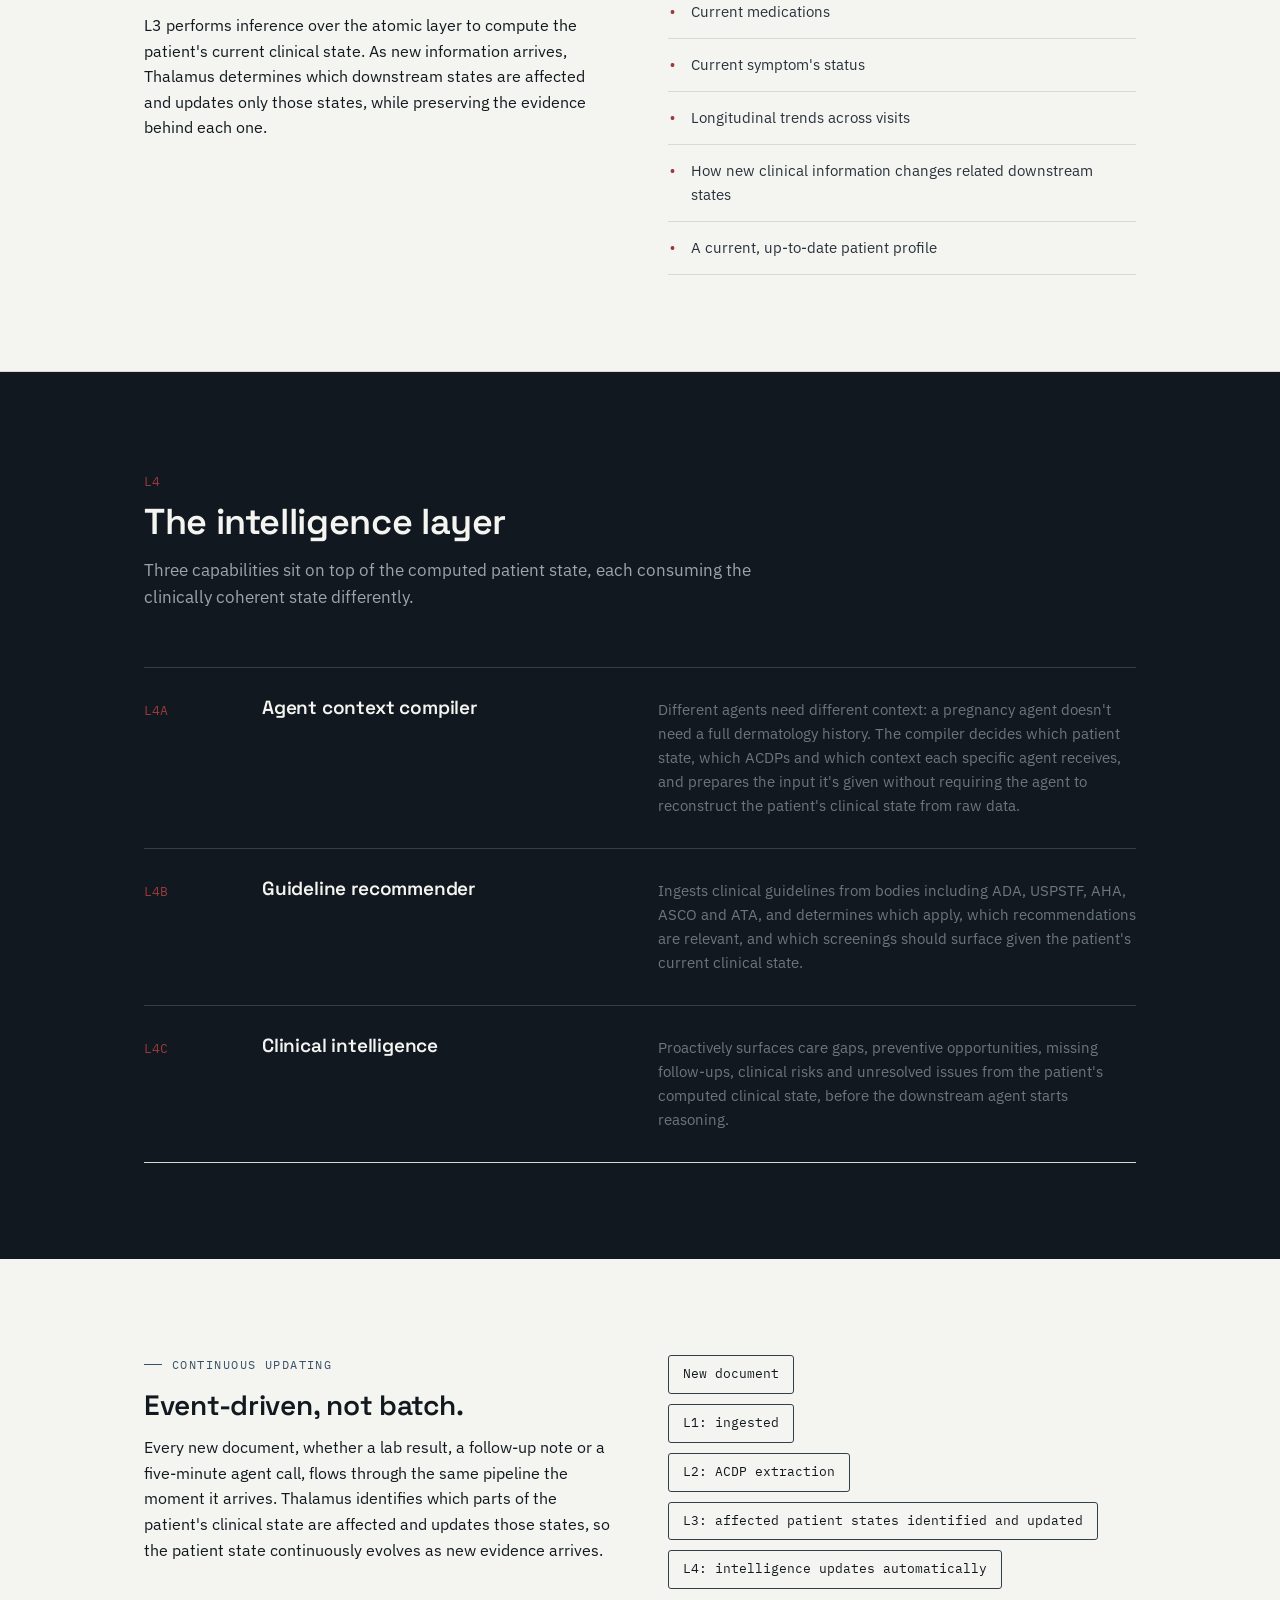
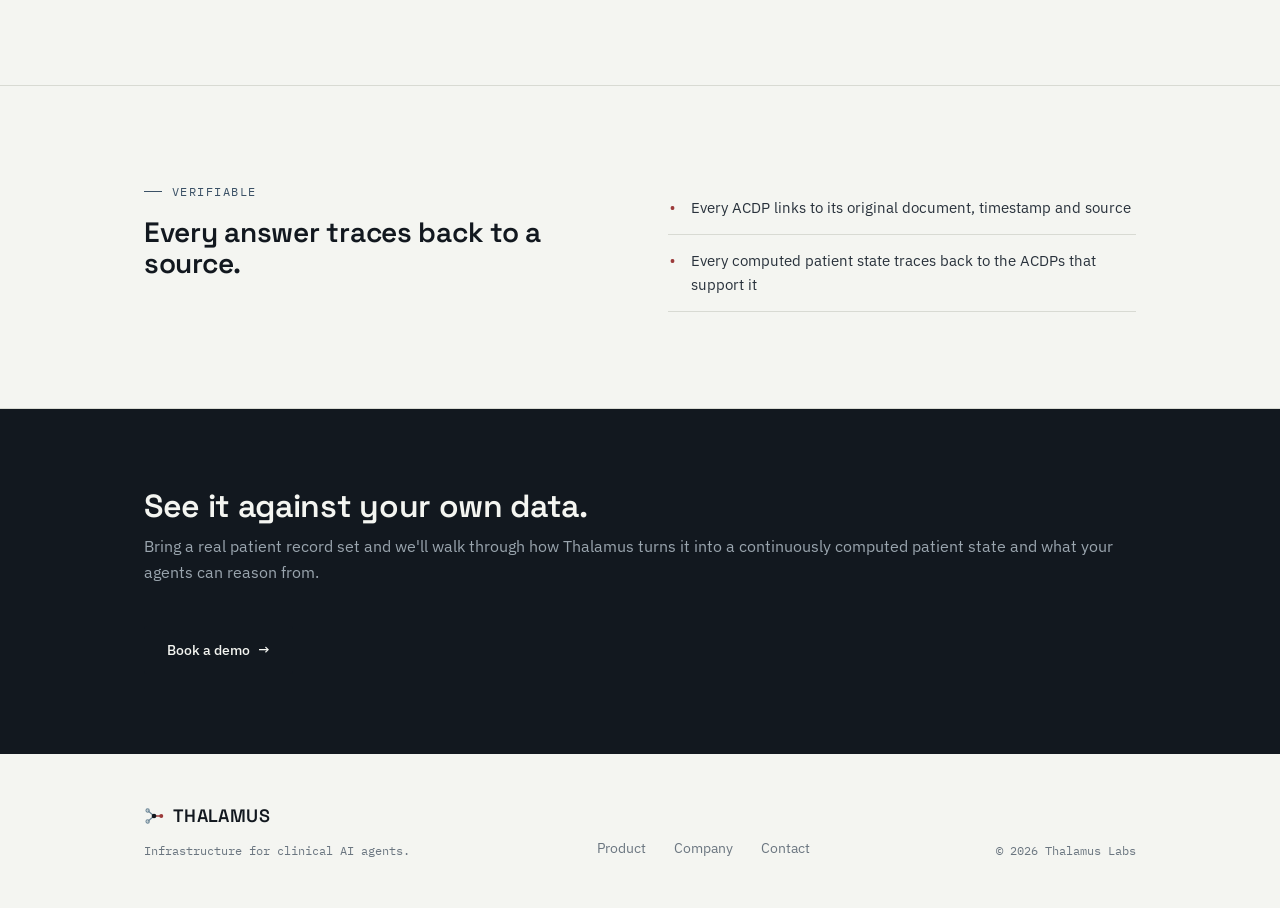
<file: product.html>
<!doctype html>
<html lang="en">
<head>
<meta charset="UTF-8">
<meta name="viewport" content="width=device-width, initial-scale=1">
<title>Product | Thalamus</title>
<meta name="description" content="How Thalamus computes and continuously maintains a patient's clinical state from raw data, then gives each clinical AI agent the right slice of that state: L1 raw data, L2 atomic clinical data points, L3 computed patient state, L4 intelligence.">
<link rel="preconnect" href="https://fonts.googleapis.com">
<link href="https://fonts.googleapis.com/css2?family=Space+Grotesk:wght@500;600;700&family=IBM+Plex+Sans:wght@400;500;600&family=IBM+Plex+Mono:wght@400;500&display=swap" rel="stylesheet">
<link rel="stylesheet" href="styles.css">
</head>
<body>

<nav class="site-nav">
  <div class="wrap">
    <a href="index.html" class="logo">
      <svg class="mark" viewBox="0 0 22 22"><line class="spoke-muted" x1="11" y1="11" x2="4" y2="5"/><line class="spoke-muted" x1="11" y1="11" x2="4" y2="17"/><line class="spoke-emph" x1="11" y1="11" x2="19" y2="11"/><circle class="node-muted" cx="4" cy="5" r="1.8"/><circle class="node-muted" cx="4" cy="17" r="1.8"/><circle class="node-emph" cx="19" cy="11" r="2.2"/><circle class="hub" cx="11" cy="11" r="2.6"/></svg>
      THALAMUS
    </a>
    <ul class="nav-links">
      <li><a href="index.html">Home</a></li>
      <li><a href="product.html" aria-current="page">Product</a></li>
      <li><a href="company.html">Company</a></li>
    </ul>
    <div class="nav-cta">
      <a href="contact.html" class="btn btn-primary">Contact</a>
      <button class="nav-toggle" aria-label="Toggle menu" aria-expanded="false"><span></span><span></span><span></span></button>
    </div>
  </div>
</nav>

<header class="page-hero">
  <div class="wrap">
    <div class="eyebrow">Product</div>
    <h1>Raw data in. Computed patient state out.</h1>
    <p class="lede">Thalamus is a four-layer pipeline that turns every document a patient generates into a continuously computed patient state, and compiles the right slice of that state for each agent, each time.</p>
    <div class="pipeline">
      <span class="node">L1 Raw clinical data</span><span class="arrow">→</span>
      <span class="node">L2 Atomic Clinical Data Points</span><span class="arrow">→</span>
      <span class="node">L3 Computed patient state</span><span class="arrow">→</span>
      <span class="node">L4 Intelligence layer</span>
    </div>
  </div>
</header>

<section id="walkthrough">
  <div class="wrap">
    <div class="section-head">
      <div class="eyebrow">Example</div>
      <h2>How one new data point ripples through the system</h2>
      <p>A five-minute agent call becomes 22 atomic facts. Most don't touch anything. One does, and it can move more than one part of the patient's state at once.</p>
    </div>

    <div class="pipeline" style="flex-wrap:wrap; row-gap:12px; column-gap:8px;">
      <span class="node">L1: agent call transcript added to the patient's data store</span><span class="arrow">→</span>
      <span class="node">L2: the call is broken into 22 ACDPs</span><span class="arrow">→</span>
      <span class="node">L3: one ACDP, "started smoking 2&ndash;3 cigarettes since last month," ripples into existing state</span>
    </div>

    <div class="bp-diagram" style="margin-top:32px;">
      <svg viewBox="0 0 760 215" preserveAspectRatio="xMidYMid meet" style="width:100%; height:auto;">
        <g class="bp-muted">
          <line x1="40" y1="30" x2="60" y2="181"></line>
          <line x1="40" y1="30" x2="292" y2="181"></line>
          <line x1="108" y1="30" x2="176" y2="181"></line>
          <line x1="108" y1="30" x2="524" y2="181"></line>
          <line x1="176" y1="30" x2="60" y2="181"></line>
          <line x1="176" y1="30" x2="408" y2="181"></line>
          <line x1="312" y1="30" x2="292" y2="181"></line>
          <line x1="312" y1="30" x2="524" y2="181"></line>
          <line x1="380" y1="30" x2="60" y2="181"></line>
          <line x1="380" y1="30" x2="640" y2="181"></line>
          <line x1="448" y1="30" x2="176" y2="181"></line>
          <line x1="448" y1="30" x2="408" y2="181"></line>
          <line x1="516" y1="30" x2="292" y2="181"></line>
          <line x1="516" y1="30" x2="640" y2="181"></line>
          <line x1="584" y1="30" x2="524" y2="181"></line>
          <line x1="584" y1="30" x2="60" y2="181"></line>
          <line x1="652" y1="30" x2="408" y2="181"></line>
          <line x1="652" y1="30" x2="176" y2="181"></line>
          <line x1="720" y1="30" x2="640" y2="181"></line>
          <line x1="720" y1="30" x2="292" y2="181"></line>
        </g>

        <g class="bp-emph">
          <line x1="244" y1="30" x2="176" y2="181"></line>
          <line x1="244" y1="30" x2="408" y2="181"></line>
        </g>

        <g>
          <circle class="bp-node" cx="40" cy="30" r="9"></circle>
          <circle class="bp-node" cx="108" cy="30" r="9"></circle>
          <circle class="bp-node" cx="176" cy="30" r="9"></circle>
          <circle class="bp-node-hi" cx="244" cy="30" r="10"></circle>
          <circle class="bp-node" cx="312" cy="30" r="9"></circle>
          <circle class="bp-node" cx="380" cy="30" r="9"></circle>
          <circle class="bp-node" cx="448" cy="30" r="9"></circle>
          <circle class="bp-node" cx="516" cy="30" r="9"></circle>
          <circle class="bp-node" cx="584" cy="30" r="9"></circle>
          <circle class="bp-node" cx="652" cy="30" r="9"></circle>
          <circle class="bp-node" cx="720" cy="30" r="9"></circle>
        </g>

        <g>
          <rect class="bp-hpp" x="49" y="170" width="22" height="22" rx="3"></rect>
          <rect class="bp-hpp-hi" x="165" y="170" width="22" height="22" rx="3"></rect>
          <rect class="bp-hpp" x="281" y="170" width="22" height="22" rx="3"></rect>
          <rect class="bp-hpp-hi" x="397" y="170" width="22" height="22" rx="3"></rect>
          <rect class="bp-hpp" x="513" y="170" width="22" height="22" rx="3"></rect>
          <rect class="bp-hpp" x="629" y="170" width="22" height="22" rx="3"></rect>
        </g>

        <text class="bp-label" x="0" y="16">ACDPs, L2</text>
        <text class="bp-label" x="0" y="212">HPPs, L3</text>
      </svg>
      <div class="hero-figure-caption" style="margin-top:14px;">
        <span>ROUND = ACDP (L2)</span>
        <span>SQUARE = HPP (L3)</span>
      </div>
    </div>
    <p class="form-note" style="margin-top:16px; max-width:640px;">Each unit of computed state is a Health Profile Pointer, or HPP: L3's counterpart to L2's ACDPs. One ACDP can affect several HPPs, and several ACDPs can support one HPP. The highlighted ACDP above touches two existing HPPs at once.</p>

    <div class="chip-row" style="grid-template-columns: repeat(2, 1fr); margin-top:48px;">
      <div class="chip"><div class="k">L2, THIS PATIENT</div><div class="v">~1,000 ACDPs</div></div>
      <div class="chip"><div class="k">L3, THIS PATIENT</div><div class="v">~100 HPPs</div></div>
    </div>

    <div class="layer-list">
      <div class="layer">
        <span class="tag">1</span>
        <h3>No dependency</h3>
        <p class="desc">The ACDP doesn't touch any existing HPP. Roughly 80% of new ACDPs land here.</p>
      </div>
      <div class="layer">
        <span class="tag">2</span>
        <h3>Dependency exists</h3>
        <p class="desc">a. State updates: e.g. smoker goes from no to yes.<br>b. Evidence changes, state doesn't: poor sleep quality was already flagged; two weeks of new wearable data raises confidence in it without changing the HPP itself.<br>c. No change: the dependency is real, but the HPP's value stays the same.</p>
      </div>
      <div class="layer">
        <span class="tag">3</span>
        <h3>New HPP created</h3>
        <p class="desc">If the ACDP is new and clinically relevant and doesn't map to any existing HPP, it creates one.</p>
      </div>
    </div>
  </div>
</section>

<section id="l1">
  <div class="wrap two-col">
    <div>
      <span class="tag" style="font-family:var(--font-mono); font-size:13px; color:var(--signal);">L1</span>
      <h2 style="margin-top:10px; font-size:28px;">Raw clinical data</h2>
      <p class="lede" style="margin-top:14px;">Every source document a patient generates, kept in full. Nothing is discarded here; this layer is the system of record underneath everything Thalamus computes.</p>
    </div>
    <ul class="list-plain">
      <li>EHR exports</li>
      <li>Lab and imaging reports</li>
      <li>Clinical PDFs and scanned notes</li>
      <li>Wearable data</li>
      <li>Agent conversation transcripts</li>
      <li>Doctor notes and insurance data</li>
    </ul>
  </div>
</section>

<section id="l2">
  <div class="wrap two-col">
    <div>
      <span class="tag" style="font-family:var(--font-mono); font-size:13px; color:var(--signal);">L2</span>
      <h2 style="margin-top:10px; font-size:28px;">Atomic Clinical Data Points</h2>
      <p class="lede" style="margin-top:14px;">Every document is broken down into discrete clinical facts, known as Atomic Clinical Data Points, or ACDPs. Each one carries roughly ten metadata tags today, a set built to grow past a hundred: category, organ system, asserter, temporal information, source and confidence among them. A single patient can hold thousands.</p>
    </div>
    <div>
      <div class="quote-block" style="font-size:16px; font-family:var(--font-mono); border-left-color: var(--steel);">
        Diagnosed with dyslipidemia<br>
        LDL = 168 mg/dL<br>
        Underwent bilateral RIRS<br>
        Complains of right flank pain<br>
        Prescribed Atorvastatin<br>
        Creatinine = 1.1
      </div>
      <p class="form-note" style="margin-top:16px;">Every ACDP links back to its original document, timestamp and provenance.</p>
    </div>
  </div>
</section>

<section id="l3">
  <div class="wrap two-col">
    <div>
      <span class="tag" style="font-family:var(--font-mono); font-size:13px; color:var(--signal);">L3</span>
      <h2 style="margin-top:10px; font-size:28px;">Computed patient state</h2>
      <p class="lede" style="margin-top:14px;">L3 performs inference over the atomic layer to compute the patient's current clinical state. As new information arrives, Thalamus determines which downstream states are affected and updates only those states, while preserving the evidence behind each one.</p>
    </div>
    <ul class="list-plain">
      <li>Whether a diagnosis is active or resolved</li>
      <li>Current medications</li>
      <li>Current symptom's status</li>
      <li>Longitudinal trends across visits</li>
      <li>How new clinical information changes related downstream states</li>
      <li>A current, up-to-date patient profile</li>
    </ul>
  </div>
</section>

<section id="l4" class="dark">
  <div class="wrap">
    <div class="section-head">
      <span class="tag" style="font-family:var(--font-mono); font-size:13px; color: var(--signal);">L4</span>
      <h2 style="margin-top:10px;">The intelligence layer</h2>
      <p>Three capabilities sit on top of the computed patient state, each consuming the clinically coherent state differently.</p>
    </div>
    <div class="layer-list" style="border-top-color: var(--line-dark);">
      <div class="layer" style="border-bottom-color: var(--line-dark);">
        <span class="tag">L4A</span>
        <h3>Agent context compiler</h3>
        <p class="desc">Different agents need different context: a pregnancy agent doesn't need a full dermatology history. The compiler decides which patient state, which ACDPs and which context each specific agent receives, and prepares the input it's given without requiring the agent to reconstruct the patient's clinical state from raw data.</p>
      </div>
      <div class="layer" style="border-bottom-color: var(--line-dark);">
        <span class="tag">L4B</span>
        <h3>Guideline recommender</h3>
        <p class="desc">Ingests clinical guidelines from bodies including ADA, USPSTF, AHA, ASCO and ATA, and determines which apply, which recommendations are relevant, and which screenings should surface given the patient's current clinical state.</p>
      </div>
      <div class="layer">
        <span class="tag">L4C</span>
        <h3>Clinical intelligence</h3>
        <p class="desc">Proactively surfaces care gaps, preventive opportunities, missing follow-ups, clinical risks and unresolved issues from the patient's computed clinical state, before the downstream agent starts reasoning.</p>
      </div>
    </div>
  </div>
</section>

<section id="continuous">
  <div class="wrap two-col">
    <div>
      <div class="eyebrow">Continuous updating</div>
      <h2 style="font-size:28px;">Event-driven, not batch.</h2>
      <p class="lede" style="margin-top:14px;">Every new document, whether a lab result, a follow-up note or a five-minute agent call, flows through the same pipeline the moment it arrives. Thalamus identifies which parts of the patient's clinical state are affected and updates those states, so the patient state continuously evolves as new evidence arrives.</p>
    </div>
    <div class="pipeline" style="flex-direction:column; align-items:flex-start; margin:0; gap:10px;">
      <span class="node">New document</span>
      <span class="node">L1: ingested</span>
      <span class="node">L2: ACDP extraction</span>
      <span class="node">L3: affected patient states identified and updated</span>
      <span class="node">L4: intelligence updates automatically</span>
    </div>
  </div>
</section>

<section id="explain">
  <div class="wrap two-col">
    <div>
      <div class="eyebrow">Verifiable</div>
      <h2 style="font-size:28px;">Every answer traces back to a source.</h2>
    </div>
    <ul class="list-plain">
      <li>Every ACDP links to its original document, timestamp and source</li>
      <li>Every computed patient state traces back to the ACDPs that support it</li>
    </ul>
  </div>
</section>

<section class="cta-band">
  <div class="wrap">
    <div>
      <h2>See it against your own data.</h2>
      <p>Bring a real patient record set and we'll walk through how Thalamus turns it into a continuously computed patient state and what your agents can reason from.</p>
    </div>
    <a href="contact.html" class="btn btn-primary">Book a demo <span class="btn-arrow">→</span></a>
  </div>
</section>

<footer>
  <div class="wrap footer-grid">
    <div>
      <a href="index.html" class="logo">
        <svg class="mark" viewBox="0 0 22 22"><line class="spoke-muted" x1="11" y1="11" x2="4" y2="5"/><line class="spoke-muted" x1="11" y1="11" x2="4" y2="17"/><line class="spoke-emph" x1="11" y1="11" x2="19" y2="11"/><circle class="node-muted" cx="4" cy="5" r="1.8"/><circle class="node-muted" cx="4" cy="17" r="1.8"/><circle class="node-emph" cx="19" cy="11" r="2.2"/><circle class="hub" cx="11" cy="11" r="2.6"/></svg>
        THALAMUS
      </a>
      <p class="footer-meta" style="margin-top:10px;">Infrastructure for clinical AI agents.</p>
    </div>
    <ul class="footer-links">
      <li><a href="product.html">Product</a></li>
      <li><a href="company.html">Company</a></li>
      <li><a href="contact.html">Contact</a></li>
    </ul>
    <div class="footer-meta">© 2026 Thalamus Labs</div>
  </div>
</footer>

<script src="script.js"></script>
</body>
</html>
</file>
<file: styles.css>
/* ==========================================================================
   THALAMUS: design tokens
   Palette: cool clinical paper, ink navy, steel-slate structure, sparse
   deep-signal red for flags. No warm cream, no terracotta, no near-black
   acid-accent defaults.
   Type: Space Grotesk (display, technical, geometric, a little unusual),
         IBM Plex Sans (body, built for technical/engineering communication),
         IBM Plex Mono (utility: layer labels, tags, provenance, data)
   ========================================================================== */

:root{
  --ink:        #12181F;
  --ink-soft:   #29323C;
  --paper:      #F4F5F1;
  --paper-dim:  #E9EAE4;
  --steel:      #3B5166;
  --steel-light:#6E8899;
  --signal:     #9B3A3A;
  --mist:       #6B7680;
  --line:       #D8DAD3;
  --line-dark:  #33404C;

  --font-display: 'Space Grotesk', 'Arial Narrow', sans-serif;
  --font-body:    'IBM Plex Sans', -apple-system, sans-serif;
  --font-mono:    'IBM Plex Mono', 'Courier New', monospace;

  --max: 1120px;
  --pad: clamp(20px, 5vw, 64px);
}

*{ box-sizing: border-box; }
html{ scroll-behavior: smooth; }

body{
  margin: 0;
  background: var(--paper);
  color: var(--ink);
  font-family: var(--font-body);
  font-size: 16px;
  line-height: 1.6;
  -webkit-font-smoothing: antialiased;
}

img, svg{ max-width: 100%; display: block; }

a{ color: inherit; }

:focus-visible{
  outline: 2px solid var(--signal);
  outline-offset: 3px;
}

h1, h2, h3, h4{
  font-family: var(--font-display);
  font-weight: 600;
  line-height: 1.1;
  margin: 0;
  letter-spacing: -0.01em;
}

p{ margin: 0; }

.wrap{
  max-width: var(--max);
  margin: 0 auto;
  padding-left: var(--pad);
  padding-right: var(--pad);
}

.eyebrow{
  font-family: var(--font-mono);
  font-size: 12px;
  letter-spacing: 0.12em;
  text-transform: uppercase;
  color: var(--steel);
  display: flex;
  align-items: center;
  gap: 10px;
  margin-bottom: 16px;
}
.eyebrow::before{
  content: "";
  width: 18px;
  height: 1px;
  background: var(--steel);
  display: inline-block;
}

/* ---------------------------------- nav --------------------------------- */

.site-nav{
  position: sticky;
  top: 0;
  z-index: 50;
  background: rgba(244,245,241,0.92);
  backdrop-filter: blur(6px);
  border-bottom: 1px solid var(--line);
}
.site-nav .wrap{
  display: flex;
  align-items: center;
  justify-content: space-between;
  height: 72px;
}
.logo{
  font-family: var(--font-display);
  font-weight: 600;
  font-size: 18px;
  letter-spacing: 0.02em;
  text-decoration: none;
  color: var(--ink);
  display: flex;
  align-items: center;
  gap: 9px;
}
.logo .mark{
  width: 20px; height: 20px;
  flex: none;
}
.logo .mark .spoke-muted{ stroke: var(--steel-light); stroke-width: 1.3; }
.logo .mark .spoke-emph{ stroke: var(--signal); stroke-width: 1.6; }
.logo .mark .node-muted{ fill: none; stroke: var(--steel-light); stroke-width: 1.2; }
.logo .mark .node-emph{ fill: var(--signal); }
.logo .mark .hub{ fill: var(--ink); }

.nav-links{
  display: flex;
  align-items: center;
  gap: 36px;
  list-style: none;
  margin: 0; padding: 0;
}
.nav-links a{
  text-decoration: none;
  font-size: 14px;
  color: var(--ink-soft);
  position: relative;
  padding: 4px 0;
}
.nav-links a:hover{ color: var(--ink); }
.nav-links a[aria-current="page"]{ color: var(--ink); }
.nav-links a[aria-current="page"]::after{
  content: "";
  position: absolute;
  left: 0; right: 0; bottom: -2px;
  height: 2px;
  background: var(--signal);
}
.nav-cta{ display: flex; align-items: center; gap: 24px; }
.nav-toggle{ display: none; }

/* --------------------------------- buttons -------------------------------- */

.btn{
  display: inline-flex;
  align-items: center;
  gap: 8px;
  font-family: var(--font-body);
  font-size: 14px;
  font-weight: 500;
  text-decoration: none;
  padding: 12px 22px;
  border-radius: 3px;
  border: 1px solid transparent;
  cursor: pointer;
  transition: background 0.15s ease, color 0.15s ease, border-color 0.15s ease;
}
.btn-primary{
  background: var(--ink);
  color: var(--paper);
}
.btn-primary:hover{ background: var(--steel); }
.btn-ghost{
  background: transparent;
  border-color: var(--line-dark);
  color: var(--ink);
}
.btn-ghost:hover{ border-color: var(--ink); }
.btn-arrow{ transition: transform 0.15s ease; }
.btn:hover .btn-arrow{ transform: translateX(3px); }

/* ---------------------------------- layout -------------------------------- */

section{ padding: 96px 0; border-bottom: 1px solid var(--line); }
section:last-of-type{ border-bottom: none; }
.section-head{
  max-width: 620px;
  margin-bottom: 56px;
}
.section-head h2{ font-size: clamp(26px, 3.2vw, 36px); }
.section-head p{ margin-top: 14px; color: var(--mist); font-size: 17px; }

.dark{ background: var(--ink); color: var(--paper); border-bottom: none; }
.dark .eyebrow{ color: var(--steel-light); }
.dark .eyebrow::before{ background: var(--steel-light); }
.dark .section-head p{ color: #9AA5AE; }

/* ------------------------------- hero ------------------------------- */

.hero{
  padding: 88px 0 40px;
  border-bottom: none;
}
.hero-grid{
  display: grid;
  grid-template-columns: 0.85fr 1.15fr;
  gap: 44px;
  align-items: center;
}
.hero h1{
  font-size: clamp(34px, 4.6vw, 54px);
  max-width: 15ch;
}
.hero .lede{
  margin-top: 22px;
  font-size: 18px;
  color: var(--ink-soft);
  max-width: 46ch;
}
.hero-actions{
  margin-top: 34px;
  display: flex;
  gap: 14px;
  flex-wrap: wrap;
}
.hero-figure{
  border: 1px solid var(--line);
  background: #FFFFFF;
  border-radius: 4px;
  padding: 20px 20px 16px;
}
.hero-figure-caption{
  font-family: var(--font-mono);
  font-size: 11px;
  color: var(--mist);
  display: flex;
  justify-content: space-between;
  margin-top: 10px;
  letter-spacing: 0.03em;
}

/* --------------------------- signal trace svg --------------------------- */

.trace-row{ display: flex; align-items: center; gap: 14px; }
.trace-row + .trace-row{ margin-top: 6px; }
.trace-label{
  font-family: var(--font-mono);
  font-size: 11px;
  color: var(--steel);
  width: 26px;
  flex: none;
}
.trace-row svg{ flex: 1; }
.trace-row path{
  fill: none;
  stroke: var(--steel-light);
  stroke-width: 1.5;
  stroke-linecap: round;
  stroke-dasharray: 620;
  stroke-dashoffset: 620;
  animation: draw 1.6s ease forwards;
}
.trace-row:nth-child(1) path{ animation-delay: 0.05s; stroke: #B7C1C8; }
.trace-row:nth-child(2) path{ animation-delay: 0.35s; stroke: var(--steel-light); }
.trace-row:nth-child(3) path{ animation-delay: 0.65s; stroke: var(--steel); }
.trace-row:nth-child(4) path{ animation-delay: 0.95s; stroke: var(--signal); stroke-width: 2; }
@keyframes draw{ to{ stroke-dashoffset: 0; } }
@media (prefers-reduced-motion: reduce){
  .trace-row path{ animation: none; stroke-dashoffset: 0; }
}

/* ------------------------------ bipartite diagram (product page) ------------------------------ */

.bp-diagram{
  border: 1px solid var(--line);
  background: #FFFFFF;
  border-radius: 4px;
  padding: 28px 24px 20px;
}
.bp-muted{ stroke: var(--steel-light); stroke-width: 1; opacity: 0.5; }
.bp-emph{ stroke: var(--signal); stroke-width: 2; }
.bp-node{ fill: #FFFFFF; stroke: var(--line-dark); stroke-width: 1.4; }
.bp-node-hi{ fill: var(--signal); stroke: var(--signal); }
.bp-hpp{ fill: #FFFFFF; stroke: var(--line-dark); stroke-width: 1.4; }
.bp-hpp-hi{ fill: var(--signal); stroke: var(--signal); stroke-width: 2; }
.bp-label{
  font-family: var(--font-mono);
  font-size: 11px;
  fill: var(--steel);
  letter-spacing: 0.04em;
}

/* ------------------------------ home hero engine diagram ------------------------------ */

.engine2{
  position: relative;
  width: 100%;
  max-width: 740px;
  aspect-ratio: 1000/640;
}
.eng2-line{ fill: none; stroke: var(--line-dark); stroke-width: 3; opacity: 0.4; }
.eng2-flow{ fill: var(--signal); }

.eng2-card{
  position: absolute;
  border: 1px solid var(--line-dark);
  border-radius: 10px;
  background: #FFFFFF;
  display: flex;
  flex-direction: column;
  align-items: center;
  justify-content: center;
  gap: 5px;
  padding: 8px 10px;
  text-align: center;
}
.eng2-card-label{
  width: 100%;
  font-family: var(--font-body);
  font-size: 11.5px;
  font-weight: 600;
  color: var(--ink);
  line-height: 1.3;
  overflow-wrap: break-word;
  word-break: break-word;
}

.eng2-core{
  position: absolute;
  border: 1px solid var(--line-dark);
  border-radius: 18px;
  background: #FFFFFF;
  display: flex;
  flex-direction: column;
  align-items: center;
  justify-content: center;
  gap: 7px;
  padding: 12px 14px;
}
.eng2-badge{
  font-family: var(--font-display);
  font-size: 13px;
  font-weight: 700;
  color: var(--signal);
  background: rgba(155,58,58,0.06);
  border: 1px solid rgba(155,58,58,0.35);
  border-radius: 999px;
  padding: 5px 16px;
  line-height: 1.2;
}
.eng2-sub{
  font-family: var(--font-mono);
  font-size: 9px;
  letter-spacing: 0.1em;
  text-transform: uppercase;
  color: var(--mist);
  margin-bottom: 4px;
}
.eng2-pill{
  width: 88%;
  text-align: center;
  font-family: var(--font-body);
  font-size: 12px;
  font-weight: 600;
  color: var(--ink-soft);
  border: 1px solid var(--line-dark);
  border-radius: 999px;
  padding: 7px 10px;
  line-height: 1.2;
  background: var(--paper);
}
.eng2-pill-hi{
  width: 88%;
  text-align: center;
  font-family: var(--font-body);
  font-size: 12px;
  font-weight: 700;
  color: var(--signal);
  border: 1px solid var(--signal);
  border-radius: 999px;
  padding: 7px 10px;
  line-height: 1.2;
  background: rgba(155,58,58,0.08);
}
.eng2-caption{
  position: absolute;
  font-family: var(--font-mono);
  font-size: 9px;
  letter-spacing: 0.06em;
  text-transform: uppercase;
  color: var(--mist);
}
.eng2-live-dot{
  width: 6px; height: 6px;
  border-radius: 999px;
  background: var(--signal);
  animation: eng2-pulse 2s ease-in-out infinite;
}
@keyframes eng2-pulse{
  0%, 100%{ opacity: 1; transform: scale(1); }
  50%{ opacity: 0.4; transform: scale(1.3); }
}

@media (prefers-reduced-motion: reduce){
  .eng2-flow{ display: none; }
  .eng2-live-dot{ animation: none; opacity: 1; transform: none; }
}

/* ------------------------------ chip / stat row ------------------------------ */

.chip-row{
  display: grid;
  grid-template-columns: repeat(4, 1fr);
  gap: 1px;
  background: var(--line);
  border: 1px solid var(--line);
  margin-top: 40px;
}
.chip{
  background: var(--paper);
  padding: 22px 20px;
}
.chip .k{
  font-family: var(--font-mono);
  font-size: 11px;
  color: var(--signal);
  letter-spacing: 0.06em;
}
.chip .v{
  margin-top: 8px;
  font-size: 15px;
  color: var(--ink-soft);
}

/* ------------------------------- layer cards ------------------------------- */

.layer-list{ display: flex; flex-direction: column; border-top: 1px solid var(--line); }
.layer{
  display: grid;
  grid-template-columns: 90px 1fr 1.3fr;
  gap: 28px;
  padding: 30px 0;
  border-bottom: 1px solid var(--line);
  align-items: start;
}
.layer .tag{
  font-family: var(--font-mono);
  font-size: 13px;
  color: var(--signal);
  padding-top: 3px;
}
.layer h3{ font-size: 19px; }
.layer .desc{ color: var(--mist); font-size: 15px; }
.layer .examples{
  font-family: var(--font-mono);
  font-size: 12.5px;
  color: var(--steel);
  line-height: 1.9;
}

/* --------------------------------- cards grid --------------------------------- */

.card-grid{
  display: grid;
  grid-template-columns: repeat(3, 1fr);
  gap: 1px;
  background: var(--line);
  border: 1px solid var(--line);
}
.card{
  background: var(--paper);
  padding: 30px 26px;
}
.card h3{ font-size: 17px; margin-bottom: 10px; }
.card p{ color: var(--mist); font-size: 14.5px; }
.card .tag{
  font-family: var(--font-mono);
  font-size: 11px;
  color: var(--steel);
  letter-spacing: 0.05em;
  margin-bottom: 14px;
  display: block;
}

/* ---------------------------------- cta band ---------------------------------- */

.cta-band{
  background: var(--ink);
  color: var(--paper);
  border-bottom: none;
  padding: 80px 0;
}
.cta-band .wrap{
  display: flex;
  align-items: center;
  justify-content: space-between;
  gap: 40px;
  flex-wrap: wrap;
}
.cta-band h2{ font-size: clamp(24px, 3vw, 32px); max-width: 22ch; }
.cta-band p{ color: #9AA5AE; margin-top: 10px; }

/* ---------------------------------- footer ---------------------------------- */

footer{
  padding: 48px 0;
}
.footer-grid{
  display: flex;
  justify-content: space-between;
  align-items: flex-end;
  gap: 24px;
  flex-wrap: wrap;
}
.footer-links{
  display: flex;
  gap: 28px;
  list-style: none;
  padding: 0; margin: 0;
  font-size: 13.5px;
}
.footer-links a{ text-decoration: none; color: var(--mist); }
.footer-links a:hover{ color: var(--ink); }
.footer-meta{ font-family: var(--font-mono); font-size: 12px; color: var(--mist); }

/* ------------------------------- page hero (sub pages) ------------------------------- */

.page-hero{ padding: 72px 0 64px; }
.page-hero h1{ font-size: clamp(30px, 4vw, 44px); max-width: 20ch; }
.page-hero .lede{ margin-top: 18px; font-size: 17px; color: var(--ink-soft); max-width: 56ch; }

/* --------------------------------- pipeline (product page) --------------------------------- */

.pipeline{
  display: flex;
  align-items: center;
  gap: 0;
  flex-wrap: wrap;
  font-family: var(--font-mono);
  font-size: 13px;
  color: var(--steel);
  margin: 8px 0 48px;
}
.pipeline .node{
  border: 1px solid var(--line-dark);
  padding: 8px 14px;
  border-radius: 3px;
  color: var(--ink);
  background: var(--paper);
}
.pipeline .arrow{ padding: 0 12px; color: var(--mist); }

/* --------------------------------- two-col --------------------------------- */

.two-col{
  display: grid;
  grid-template-columns: 1fr 1fr;
  gap: 56px;
  align-items: start;
}

.quote-block{
  border-left: 2px solid var(--signal);
  padding-left: 22px;
  font-family: var(--font-display);
  font-size: 22px;
  line-height: 1.4;
  color: var(--ink);
  max-width: 60ch;
}

.list-plain{ list-style: none; margin: 0; padding: 0; }
.list-plain li{
  padding: 14px 0;
  border-bottom: 1px solid var(--line);
  display: flex;
  gap: 14px;
  font-size: 15px;
  color: var(--ink-soft);
}
.list-plain li::before{
  content: "•";
  color: var(--signal);
  font-family: var(--font-mono);
  flex: none;
}

/* ------------------------------- contact form ------------------------------- */

.form-grid{
  display: grid;
  grid-template-columns: 1fr 1fr;
  gap: 18px;
}
.form-grid .full{ grid-column: 1 / -1; }
label{
  display: block;
  font-family: var(--font-mono);
  font-size: 11px;
  letter-spacing: 0.05em;
  text-transform: uppercase;
  color: var(--steel);
  margin-bottom: 8px;
}
input, textarea, select{
  width: 100%;
  font-family: var(--font-body);
  font-size: 15px;
  padding: 12px 14px;
  border: 1px solid var(--line-dark);
  border-radius: 3px;
  background: #fff;
  color: var(--ink);
}
input:focus, textarea:focus, select:focus{
  outline: 2px solid var(--signal);
  outline-offset: 1px;
  border-color: var(--signal);
}
textarea{ resize: vertical; min-height: 120px; }
.form-note{ font-size: 13px; color: var(--mist); margin-top: 18px; }

/* --------------------------------- responsive --------------------------------- */

@media (max-width: 900px){
  .engine2-scroll{ overflow-x: auto; padding-bottom: 4px; }
  .engine2{ min-width: 740px; max-width: 740px; }
  .hero-grid{ grid-template-columns: 1fr; }
  .two-col{ grid-template-columns: 1fr; gap: 36px; }
  .card-grid{ grid-template-columns: 1fr; }
  .chip-row{ grid-template-columns: 1fr 1fr; }
  .layer{ grid-template-columns: 1fr; gap: 10px; }
  .layer .tag{ padding-top: 0; }
  .form-grid{ grid-template-columns: 1fr; }
}

@media (max-width: 720px){
  .nav-links{
    position: fixed;
    inset: 72px 0 0 0;
    background: var(--paper);
    flex-direction: column;
    align-items: flex-start;
    padding: 28px var(--pad);
    gap: 22px;
    transform: translateY(-8px);
    opacity: 0;
    pointer-events: none;
    transition: opacity 0.15s ease, transform 0.15s ease;
    border-bottom: 1px solid var(--line);
  }
  .nav-links.open{ opacity: 1; transform: translateY(0); pointer-events: auto; }
  .nav-links a{ font-size: 16px; }
  .nav-cta{ gap: 14px; }
  .nav-toggle{
    display: block;
    background: none;
    border: none;
    cursor: pointer;
    padding: 8px;
  }
  .nav-toggle span{
    display: block;
    width: 20px; height: 1.5px;
    background: var(--ink);
    margin: 4px 0;
  }
  .cta-band .wrap{ flex-direction: column; align-items: flex-start; }
  .footer-grid{ flex-direction: column; align-items: flex-start; }
}
</file>
